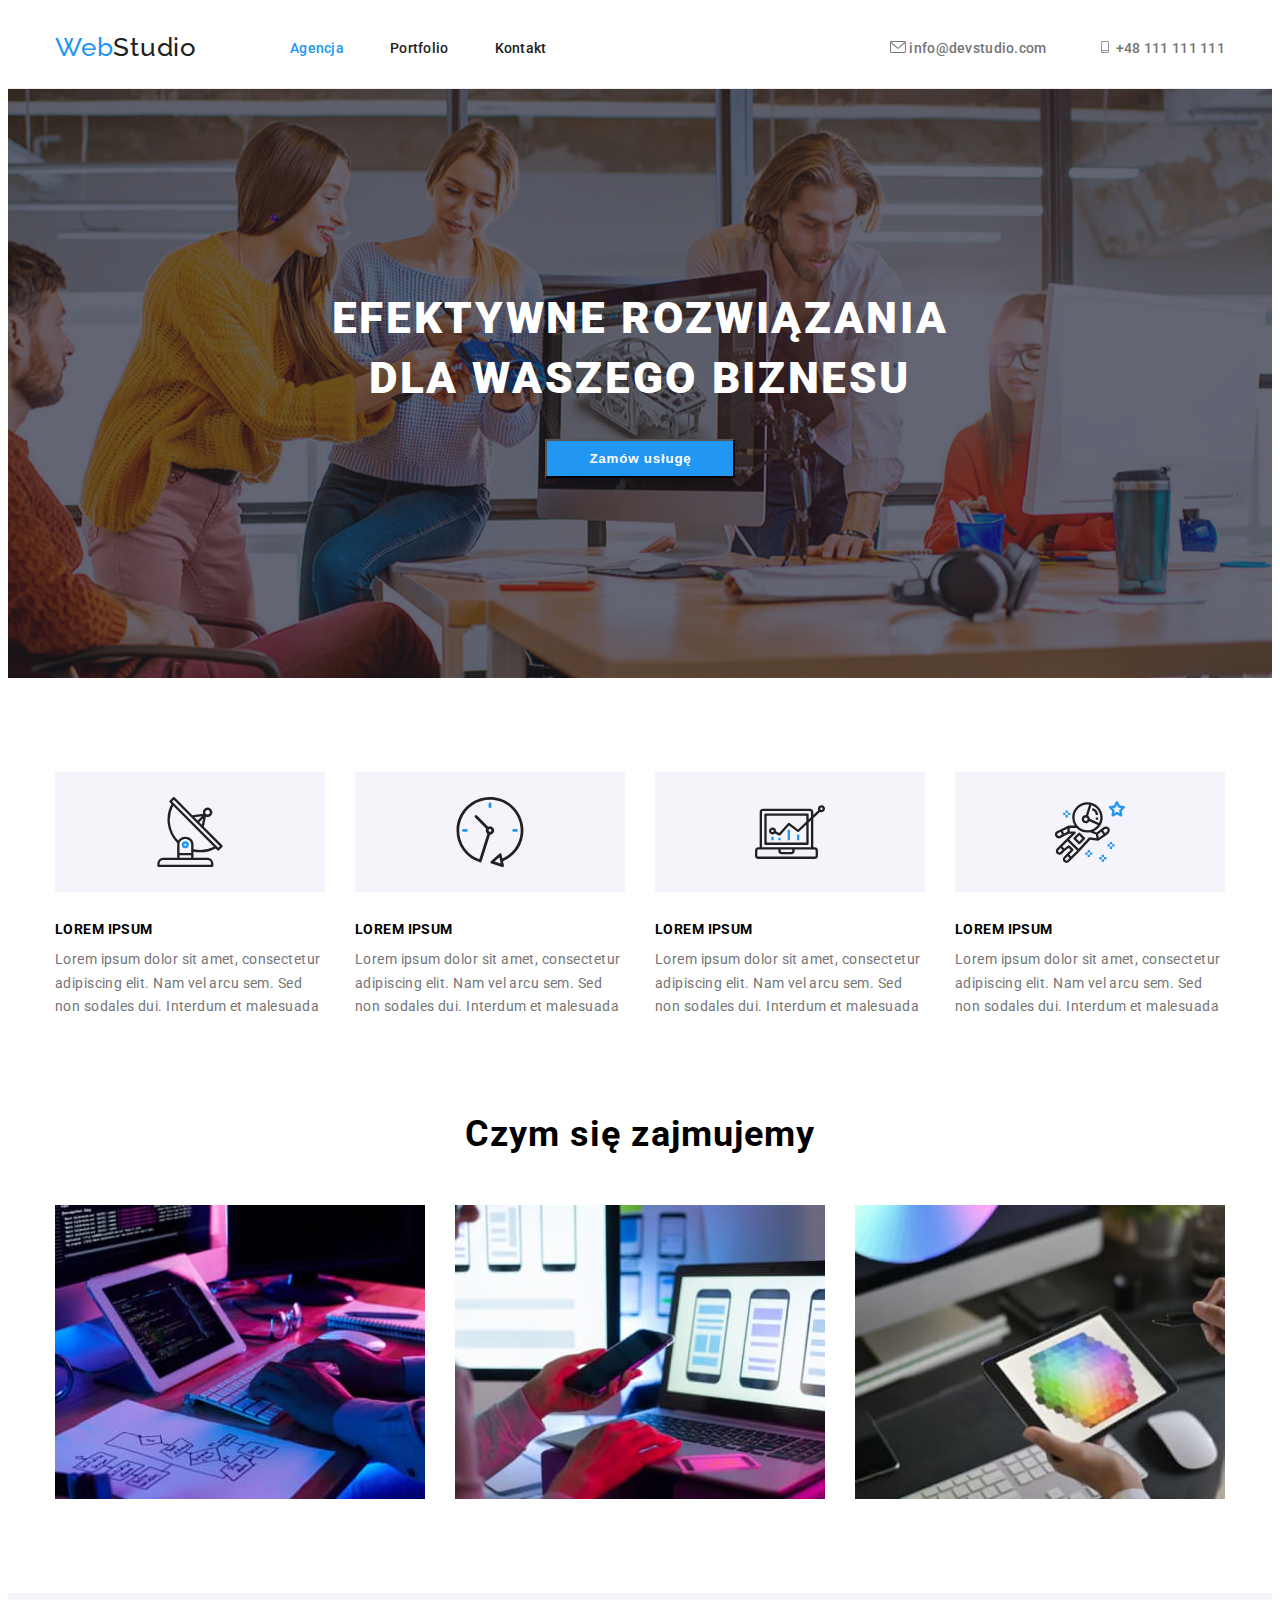
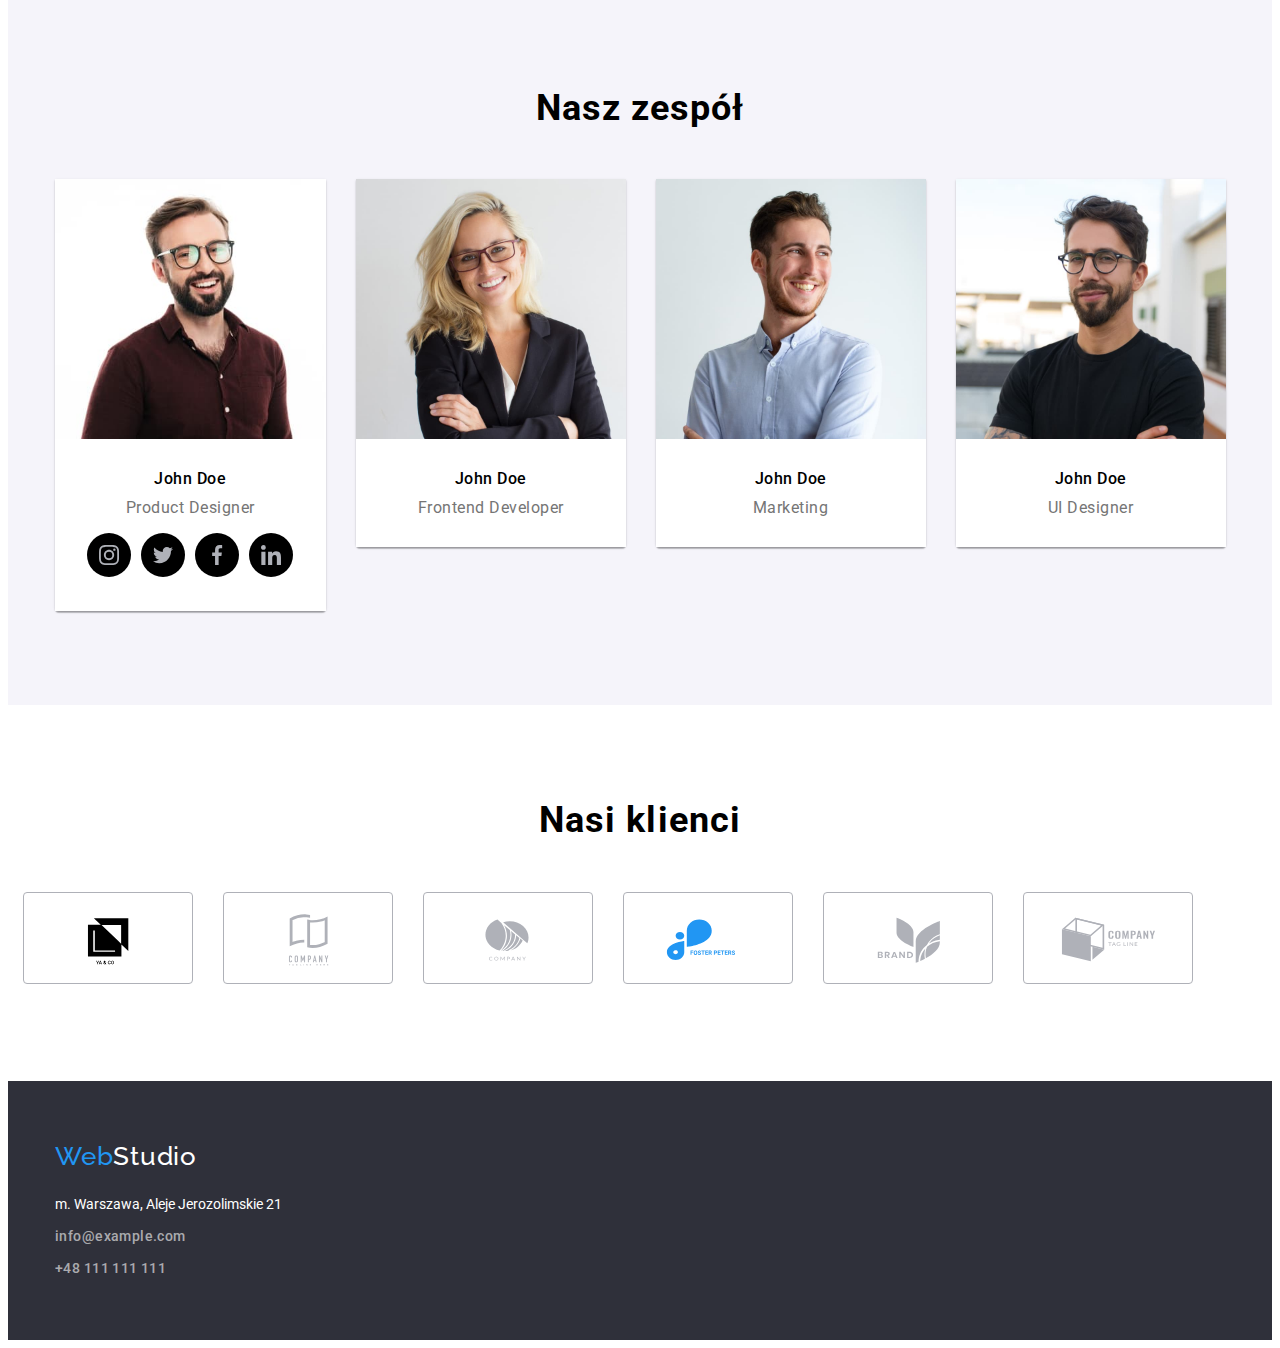
<file: index.html>
<!DOCTYPE html>
<html lang="pl">
  <head>
    <meta charset="UTF-8" />
    <meta name="viewport" content="width=device-width, initial-scale=1.0" />
    <title>WebStudio</title>
    <link
      rel="stylesheet"
      href="https://cdnjs.cloudflare.com/ajax/libs/modern-normalize/1.1.0/modern-normalize.min.css"
      integrity="sha512-wpPYUAdjBVSE4KJnH1VR1HeZfpl1ub8YT/NKx4PuQ5NmX2tKuGu6U/JRp5y+Y8XG2tV+wKQpNHVUX03MfMFn9Q=="
      crossorigin="anonymous"
      referrerpolicy="no-referrer"
    />
    <link
      href="https://fonts.googleapis.com/css2?family=Raleway:wght@700&family=Roboto:wght@400;500;700;900&display=swap"
      rel="stylesheet"
    />
    <link rel="stylesheet" href="./css/styles.css" />
  </head>
  <body>
    <header class="h-border">
      <div class="header container">
        <a class="logo-header" href="index.html"
          ><span class="logo">Web</span>Studio</a
        >
        <nav>
          <ul class="flex">
            <li class="active"><a class="active" href="#">Agencja</a></li>
            <li>
              <a href="portfolio.html">Portfolio</a>
            </li>
            <li><a href="#">Kontakt</a></li>
          </ul>
        </nav>
        <ul class="link-placement2">
          <li>
            <a class="link" href="mailto:info@devstudio.com"
              ><svg width="16px" height="12px" class="contact-icon">
                <use href="./images/icons.svg#icon-envelope"></use>
              </svg>
              info@devstudio.com</a
            >
          </li>
          <li>
            <a class="link" href="tel:+48111111111"
              ><svg width="16px" height="12px" class="contact-icon">
                <use href="./images/icons.svg#icon-smartphone"></use>
              </svg>
              +48 111 111 111</a
            >
          </li>
        </ul>
      </div>
    </header>
    <main>
      <!--Hero-->
      <section class="hero background">
        <div class="container">
          <h1 class="title">EFEKTYWNE ROZWIĄZANIA DLA WASZEGO BIZNESU</h1>
          <button class="button-order" type="button">Zamów usługę</button>
        </div>
      </section>
      <!--Nasze atuty-->
      <section class="section">
        <div class="container">
          <ul class="flex-grid-4">
            <li class="flex-grid-4-item">
              <div class="lorem-icons">
                <svg width="270" height="120">
                <use class="icons" href="./images/icons.svg#icon-antenna-1" width="70" height="70" x="100" y="25"></use>
              </svg>
                </div>
              <h3 class="title-h3">LOREM IPSUM</h3>
              <p class="text">
                Lorem ipsum dolor sit amet, consectetur adipiscing elit. Nam vel
                arcu sem. Sed non sodales dui. Interdum et malesuada
              </p>
            </li>
            <li class="flex-grid-4-item">
              <div class="lorem-icons">
                <svg width="270" height="120">
                <use class="icons" href="./images/icons.svg#icon-clock-1" width="70" height="70" x="100" y="25"></use>
              </svg>
                </div>
              <h3 class="title-h3">LOREM IPSUM</h3>
              <p class="text">
                Lorem ipsum dolor sit amet, consectetur adipiscing elit. Nam vel
                arcu sem. Sed non sodales dui. Interdum et malesuada
              </p>
            </li>
            <li class="flex-grid-4-item">
              <div class="lorem-icons">
                <svg width="270" height="120">
                <use class="icons" href="./images/icons.svg#icon-diagram-1" width="70" height="70" x="100" y="25"></use>
              </svg>
                </div>
              <h3 class="title-h3">LOREM IPSUM</h3>
              <p class="text">
                Lorem ipsum dolor sit amet, consectetur adipiscing elit. Nam vel
                arcu sem. Sed non sodales dui. Interdum et malesuada
              </p>
            </li>
            <li class="flex-grid-4-item">
              <div class="lorem-icons">
                <svg width="270" height="120">
                <use class="icons" href="./images/icons.svg#icon-astronaut-1" width="70" height="70" x="100" y="25"></use>
              </svg>
                </div>
              <h3 class="title-h3">LOREM IPSUM</h3>
              <p class="text">
                Lorem ipsum dolor sit amet, consectetur adipiscing elit. Nam vel
                arcu sem. Sed non sodales dui. Interdum et malesuada
              </p>
            </li>
          </ul>
        </div>

        <!--Czym się zajmujemy-->

        <div class="container">
          <h2 class="title-h2">Czym się zajmujemy</h2>
          <div class="img-display">
            <img
              class="img"
              src="images/programmer_working.jpg"
              alt="Programista pracuje przy biurku"
              height="294"
            />

            <img
              class="img"
              src="images/designers_are_developing.jpg"
              alt="Tworzenie aplikacji na smartfony"
              height="294"
            />

            <img
              class="img"
              src="images/artist_web_design.jpg"
              alt="projekt strony internetowej z tabletem graficznym do wyboru kolorów"
              height="294"
            />
          </div>
        </div>
      </section>
      <!--Nasz zespół-->
      <section class="bg-our-team section">
        <div class="container">
          <h2 class="title-h2">Nasz zespół</h2>
          <ul class="img-display2">
            <li class="img2">
              <figure class="card">
                <img
                  class="no-gap"
                  src="images/product_designer.jpg"
                  alt="John Doe"
                  height="260"
                />
                <figcaption class="sign-position">
                  <p class="names">John Doe</p>
                  <p class="caption">Product Designer</p>
                  <div class="social-links">
                    <a class="try" href="instagram.com">
                      <svg width="44" height="44" rx="50">
                <ellipse class="s-l" rx="22" ry="22" cx="50%" cy="50%">
                </ellipse>
                <use class="icons" href="./images/icons.svg#icon-instagram-2" width="20" height="20" x="12" y="12"></use>
              </svg></a>
              <svg width="44" height="44" rx="50">
                <ellipse class="s-l" rx="22" ry="22" cx="50%" cy="50%">
                </ellipse>
                <use class="icons" href="./images/icons.svg#icon-twitter-1" width="20" height="20" x="12" y="12"></use>
              </svg>
              <svg width="44" height="44" rx="50">
                <ellipse class="s-l" rx="22" ry="22" cx="50%" cy="50%">
                </ellipse>
                <use class="icons" href="./images/icons.svg#icon-facebook-1" width="20" height="20" x="12" y="12"></use>
              </svg>
              <svg width="44" height="44" rx="50">
                <ellipse class="s-l" rx="22" ry="22" cx="50%" cy="50%">
                </ellipse>
                <use class="icons" href="./images/icons.svg#icon-linkedin-1" width="20" height="20" x="12" y="12"></use>
              </svg>
                  </div>
                </figcaption>
              </figure>
            </li>
            <li class="img2">
              <figure class="card">
                <img
                  class="no-gap"
                  src="images/frontend_developer.jpg"
                  alt="John Doe"
                  height="260"
                />
                <figcaption class="sign-position">
                  <p class="names">John Doe</p>
                  <p class="caption">Frontend Developer</p>
                </figcaption>
              </figure>
            </li>
            <li class="img2">
              <figure class="card">
                <img
                  class="no-gap"
                  src="images/marketing.jpg"
                  alt="John Doe"
                  height="260"
                />
                <figcaption class="sign-position">
                  <p class="names">John Doe</p>
                  <p class="caption">Marketing</p>
                </figcaption>
              </figure>
            </li>
            <li class="img2">
              <figure class="card">
                <img
                  class="no-gap"
                  src="images/ui_designer.jpg"
                  alt="John Doe"
                  height="260"
                />
                <figcaption class="sign-position">
                  <p class="names">John Doe</p>
                  <p class="caption">UI Designer</p>
                </figcaption>
              </figure>
            </li>
          </ul>
        </div>
      </section>
      <!--Nasi klienci-->
      <section class="section">
        <div class="container">
          <h2 class="title-h2">Nasi klienci</h2>
        </div>
        <div class="clients">
          <a href=""><svg class="clients-border" width="170" height="92">
                <use class="icons" href="./images/icons.svg#icon-Logo" width="106" height="60.04" x="32" y="17.71"></use>
              </svg></a>
              <a href=""><svg class="clients-border" width="170" height="92">
                <use class="icons" href="./images/icons.svg#icon-Logo1" width="106" height="60.04" x="32" y="17.71"></use>
              </svg></a>
              <a href=""> <svg class="clients-border" width="170" height="92">
                <use class="icons" href="./images/icons.svg#icon-Logo2" width="106" height="60.04" x="32" y="17.71"></use>
              </svg></a>
              <a href=""> <svg class="clients-border" width="170" height="92">
                <use class="icons" href="./images/icons.svg#icon-Logo3" width="106" height="60.04" x="32" y="17.71"></use>
              </svg></a>
              <a href="">
              <svg class="clients-border" width="170" height="92">
                <use class="icons" href="./images/icons.svg#icon-Logo4" width="106" height="60.04" x="32" y="17.71"></use>
              </svg></a>
              <a href=""><svg class="clients-border" width="170" height="92">
                <use class="icons" href="./images/icons.svg#icon-Logo5" width="106" height="60.04" x="32" y="17.71"></use>
              </svg></a>
          </div>
      </section>
    </main>
    <footer class="section-footer">
      <div class="container footer">
        <a class="logo-footer" href="index.html"
          ><span class="logo">Web</span>Studio</a
        >
        <address class="adress-style">
          m. Warszawa, Aleje Jerozolimskie 21
          <a class="adress" href="mailto:info@example.com">info@example.com</a>
          <a class="adress" href="tel:+48111111111">+48 111 111 111</a>
        </address>
      </div>
    </footer>
  </body>
</html>
</file>
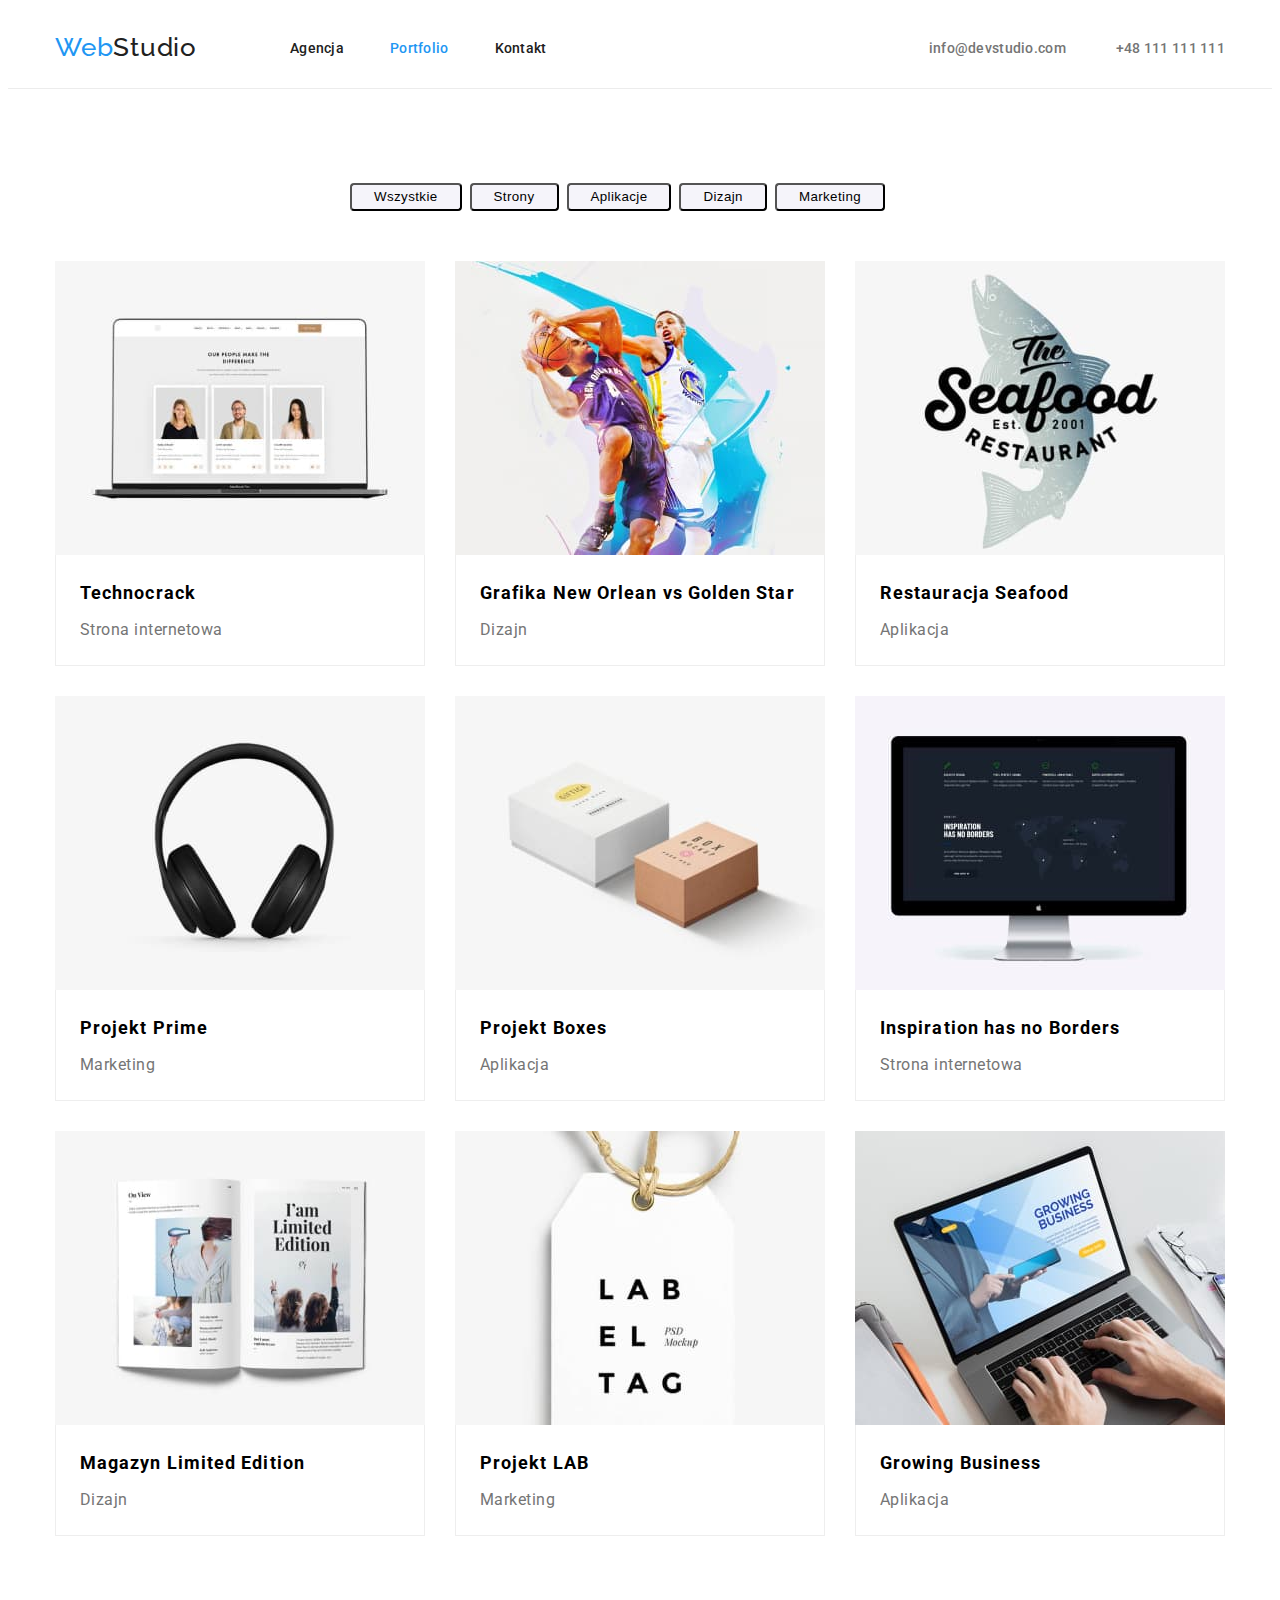
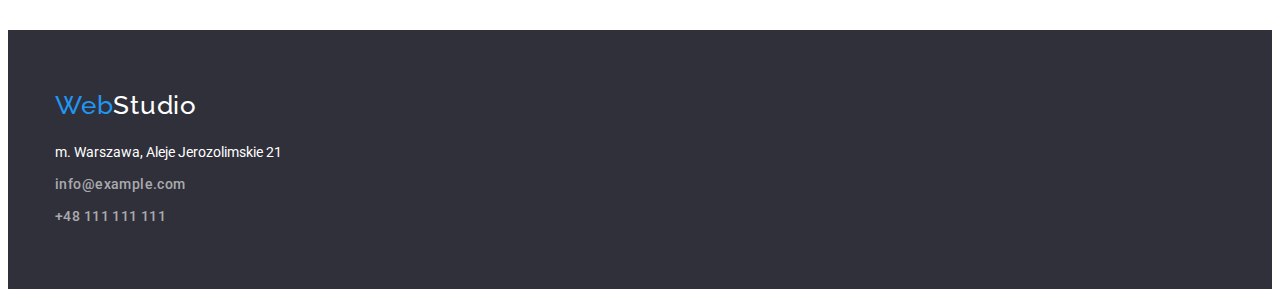
<file: portfolio.html>
<!DOCTYPE html>
<html lang="pl">
  <head>
    <meta charset="UTF-8" />
    <meta name="viewport" content="width=device-width, initial-scale=1.0" />
    <title>WebStudio</title>
    <link
      rel="stylesheet"
      href="https://cdnjs.cloudflare.com/ajax/libs/modern-normalize/1.1.0/modern-normalize.min.css"
      integrity="sha512-wpPYUAdjBVSE4KJnH1VR1HeZfpl1ub8YT/NKx4PuQ5NmX2tKuGu6U/JRp5y+Y8XG2tV+wKQpNHVUX03MfMFn9Q=="
      crossorigin="anonymous"
      referrerpolicy="no-referrer"
    />
    <link
      href="https://fonts.googleapis.com/css2?family=Raleway:wght@700&family=Roboto:wght@400;500;700;900&display=swap"
      rel="stylesheet"
    />
    <link rel="stylesheet" href="./css/styles.css" />
  </head>
  <body>
    <header class="h-border">
      <div class="header container">
        <a class="logo-header" href="index.html"
          ><span class="logo">Web</span>Studio</a
        >

        <nav>
          <ul class="flex">
            <li class="link-placement"><a href="#">Agencja</a></li>
            <li class="active">
              <a class="active" href="portfolio.html">Portfolio</a>
            </li>
            <li class="link-placement"><a href="#">Kontakt</a></li>
          </ul>
        </nav>

        <ul class="link-placement2">
          <li class="link-placement">
            <a class="link" href="mailto:info@devstudio.com"
              >info@devstudio.com</a
            >
          </li>
          <li class="link-placement">
            <a class="link" href="tel:+48111111111">+48 111 111 111</a>
          </li>
        </ul>
      </div>
    </header>
    <main>
      <!--Hero-->
      <section class="section">
        <div class="container">
          <div class="display-buttons">
            <button class="button" type="button">Wszystkie</button>
            <button class="button" type="button">Strony</button>
            <button class="button" type="button">Aplikacje</button>
            <button class="button" type="button">Dizajn</button>
            <button class="button" type="button">Marketing</button>
          </div>

          <ul class="products">
            <li class="img-portfolio">
              <figure class="card2">
                <img
                  class="no-gap"
                  src="images/technocrack.jpg"
                  alt="strona internetowa technocrack"
                  height="294"
                />
                <figcaption class="sign-position2">
                  <p class="menu-items">Technocrack</p>
                  <p class="caption2">Strona internetowa</p>
                </figcaption>
              </figure>
            </li>
            <li class="img-portfolio">
              <figure class="card2">
                <img
                  class="no-gap"
                  src="images/new_orlean.jpg"
                  alt="zawodnicy koszykówki"
                  height="294"
                />
                <figcaption class="sign-position2">
                  <p class="menu-items">Grafika New Orlean vs Golden Star</p>
                  <p class="caption2">Dizajn</p>
                </figcaption>
              </figure>
            </li>
            <li class="img-portfolio">
              <figure class="card2">
                <img
                  class="no-gap"
                  src="images/seafood.jpg"
                  alt="logo restauracji seafood"
                  height="294"
                />
                <figcaption class="sign-position2">
                  <p class="menu-items">Restauracja Seafood</p>
                  <p class="caption2">Aplikacja</p>
                </figcaption>
              </figure>
            </li>
            <li class="img-portfolio">
              <figure class="card2">
                <img
                  class="no-gap"
                  src="images/project_prime.jpg"
                  alt="słuchawki"
                  height="294"
                />
                <figcaption class="sign-position2">
                  <p class="menu-items">Projekt Prime</p>
                  <p class="caption2">Marketing</p>
                </figcaption>
              </figure>
            </li>
            <li class="img-portfolio">
              <figure class="card2">
                <img
                  class="no-gap"
                  src="images/project_boxes.jpg"
                  alt="pudełka"
                  height="294"
                />
                <figcaption class="sign-position2">
                  <p class="menu-items">Projekt Boxes</p>
                  <p class="caption2">Aplikacja</p>
                </figcaption>
              </figure>
            </li>
            <li class="img-portfolio">
              <figure class="card2">
                <img
                  class="no-gap"
                  src="images/inspiration_has_no_borders.jpg"
                  alt="strona internetowa inspiration has no borders"
                  height="294"
                />
                <figcaption class="sign-position2">
                  <p class="menu-items">Inspiration has no Borders</p>
                  <p class="caption2">Strona internetowa</p>
                </figcaption>
              </figure>
            </li>
            <li class="img-portfolio">
              <figure class="card2">
                <img
                  class="no-gap"
                  src="images/limited_edition.jpg"
                  alt="magazyn limited edition"
                  height="294"
                />
                <figcaption class="sign-position2">
                  <p class="menu-items">Magazyn Limited Edition</p>
                  <p class="caption2">Dizajn</p>
                </figcaption>
              </figure>
            </li>
            <li class="img-portfolio">
              <figure class="card2">
                <img
                  class="no-gap"
                  src="images/project_lab.jpg"
                  alt="papierowa zawieszka projekt lab"
                  height="294"
                />
                <figcaption class="sign-position2">
                  <p class="menu-items">Projekt LAB</p>
                  <p class="caption2">Marketing</p>
                </figcaption>
              </figure>
            </li>
            <li class="img-portfolio">
              <figure class="card2">
                <img
                  class="no-gap"
                  src="images/growing_business.jpg"
                  alt="człowiek piszący na laptopie"
                  height="294"
                />
                <figcaption class="sign-position2">
                  <p class="menu-items">Growing Business</p>
                  <p class="caption2">Aplikacja</p>
                </figcaption>
              </figure>
            </li>
          </ul>
        </div>
      </section>
    </main>
    <footer class="section-footer">
      <div class="container footer">
        <a class="logo-footer" href="index.html"
          ><span class="logo">Web</span>Studio</a
        >
        <address class="adress-style">
          m. Warszawa, Aleje Jerozolimskie 21
          <a class="adress" href="mailto:info@example.com">info@example.com</a>
          <a class="adress" href="tel:+48111111111">+48 111 111 111</a>
        </address>
      </div>
    </footer>
  </body>
</html>
</file>
<file: css/styles.css>
*,
*::before,
*::after {
  box-sizing: border-box;
}
:root {
  --brand-color: #ffffff;
  --blue: #2196f3;
  --grey: #757575;
  --white2: #f5f4fa;
  --white4: #eeeeee;
  --white3: #ffffff99;
  --grey-darker: #2f303a;
  --border-color: #ececec;
  --black: #212121;
}
ul {
  list-style: none;
  margin: 0;
  padding: 0;
}
p,
h1,
h2,
h3,
figure {
  margin: 0;
  padding: 0;
}
.title {
  font-weight: 900;
  font-size: 44px;
  line-height: 1.36;
  text-align: center;
  color: var(--brand-color);
  letter-spacing: 0.06em;
  padding-left: 252px;
  padding-right: 252px;
}
body {
  font-weight: 400;
  font-family: "Roboto";
}
.link {
  color: var(--grey);
  font-weight: 500;
  letter-spacing: 0.02em;
}
.active {
  color: var(--blue);
}
.logo {
  color: var(--blue);
}
.logo-header {
  font-family: "Raleway";
  font-size: 26px;
  line-height: 1.2;
  letter-spacing: 0.03em;
  margin-right: 93px;
}
.logo-footer {
  font-family: "Raleway";
  font-size: 26px;
  line-height: 1.2;
  letter-spacing: 0.03em;
  color: var(--brand-color);
}
.bg-our-team {
  background-color: var(--white2);
  display: flex;
}
.adress-style {
  font-style: normal;
  display: flex;
  flex-direction: column;
  margin-top: 20px;
  gap: 8px;
  line-height: 1.71;
}
a {
  font-weight: 500;
  font-size: 14px;
  line-height: 1.14;
  letter-spacing: 0.02em;
  text-decoration: none;
  color: var(--black);
}
a:hover,
a:focus {
  color: var(--blue);
  fill: var(--blue);
  border: var(--blue);
}
.button:hover,
.button:focus {
  background-color: var(--blue);
  color: var(--brand-color);
}
.button {
  font-weight: 500;
  background-color: var(--white2);
  cursor: pointer;
  line-height: 1.6;
  letter-spacing: 0.03em;
  border-radius: 4px;
  padding-left: 22px;
  padding-right: 22px;
}
.button-order {
  font-weight: 700;
  color: var(--brand-color);
  background-color: var(--blue);
  box-shadow: 0px 4px 4px rgba(0, 0, 0, 0.15);
  letter-spacing: 0.06em;
  cursor: pointer;
  padding: 10px;
  padding-left: 42px;
  padding-right: 41px;
  margin-top: 30px;
}
.button-order:hover,
.button-order:focus {
  color: var(--brand-color);
}
.hero {
  text-align: center;
  padding-top: 200px;
  padding-bottom: 200px;
}
.background {
  background-image: linear-gradient(rgba(47, 48, 58, 0.4), rgba(47, 48, 58, 0.4)), url("/images/gorup_project.jpg");
  background-position: center;
  background-repeat: no-repeat;
}
.title-h3 {
  text-align: left;
  font-size: 14px;
  line-height: 1.14;
  font-weight: 700;
  letter-spacing: 0.03em;
  margin-bottom: 10px;
}
.title-h2 {
  text-align: center;
  font-weight: 700;
  font-size: 36px;
  line-height: 1.17;
  letter-spacing: 0.03em;
  margin-bottom: 50px;
}
.text {
  font-size: 14px;
  color: var(--grey);
  letter-spacing: 0.03em;
  line-height: 1.7;
  margin-top: 10px;
}
.names {
  font-weight: 500;
  letter-spacing: 0.03em;
  text-align: center;
  line-height: 1.19;
}
.caption {
  color: var(--grey);
  letter-spacing: 0.03em;
  text-align: center;
  margin-top: 10px;
  line-height: 1.19;
}
.caption2 {
  color: var(--grey);
  letter-spacing: 0.03em;
  line-height: 1.88;
  margin-top: 4px;
}
footer {
  color: var(--brand-color);
  font-family: "Roboto";
  font-size: 14px;
}
.adress {
  color: var(--white3);
  letter-spacing: 0.03em;
  line-height: 1.71;
}
.h-border {
  border-bottom: 1px solid var(--border-color);
}
.card {
  box-shadow: 0px 1px 3px rgba(0, 0, 0, 0.12), 0px 1px 1px rgba(0, 0, 0, 0.14),
    0px 2px 1px rgba(0, 0, 0, 0.2);
  border-radius: 0px 0px 4px 4px;
}
.menu-items {
  font-weight: 700;
  font-size: 18px;
  letter-spacing: 0.06em;
  line-height: 2;
}
.container {
  width: 1200px;
  margin: auto;
  padding-left: 15px;
  padding-right: 15px;
}
.section {
  padding-top: 94px;
  padding-bottom: 94px;
}
.section-footer {
  background-color: var(--grey-darker);
}
.link-placement2 {
  display: flex;
  margin-left: auto;
  gap: 50px;
  padding: 0;
  margin-top: 0;
  margin-bottom: 0;
}
.flex {
  display: flex;
  padding: 0;
  gap: 46px;
  margin-top: 0;
  margin-bottom: 0;
}
.flex-grid-4 {
  display: flex;
  padding-left: 0;
  gap: 30px;
  margin-bottom: 94px;
}
.flex-grid-4-item {
  flex-basis: calc((100% - 90px) / 4);
}
.lorem-icons {
  display: flex;
  background-color: var(--white2);
  margin-bottom: 30px;
}
.clients {
  display: flex;
  gap: 30px;
  padding-left: 15px;
  padding-right: 15px;
}
.clients-border {
  border: 1px solid #AFB1B8;
border-radius: 4px;
}
.products {
  display: flex;
  flex-wrap: wrap;
  margin-top: 50px;
  gap: 30px;
}
.display-buttons {
  display: flex;
  padding-left: 295px;
  padding-right: 303px;
  gap: 8px;
}
.header {
  display: flex;
  align-items: center;
  padding-top: 24px;
  padding-bottom: 25px;
}
.img-display {
  display: flex;
  margin-top: 0;
  padding: 0;
  margin-bottom: 0;
  gap: 30px;
}
.img {
  flex-basis: calc((100% - 60px) / 3);
}
.img-portfolio {
  flex-basis: calc((100% - 240px) / 9);
}
.img-display2 {
  display: flex;
  gap: 30px;
}
.img2 {
  flex-basis: calc((100% - 90px) / 4);
}
.no-gap {
  display: block;
}
.sign-position {
  padding-top: 30px;
  padding-bottom: 30px;
  background-color: var(--brand-color);
}
.sign-position2 {
  padding-top: 20px;
  padding-bottom: 20px;
  padding-left: 24px;
  padding-right: 24px;
  border-left: 1px solid var(--white4);
  border-right: 1px solid var(--white4);
  border-bottom: 1px solid var(--white4);
}
.footer {
  display: flex;
  flex-direction: column;
  padding-bottom: 60px;
  padding-top: 60px;
}
.contact-icon {
  fill: var(--grey);
}
.contact-icon:hover,
.contact-icon:focus {
  fill: var(--blue);
}
.social-links {
  display: flex;
  margin-top: 16px;
  padding-left: 32px;
  padding-right: 32px;
  gap: 10px;
}
</file>
